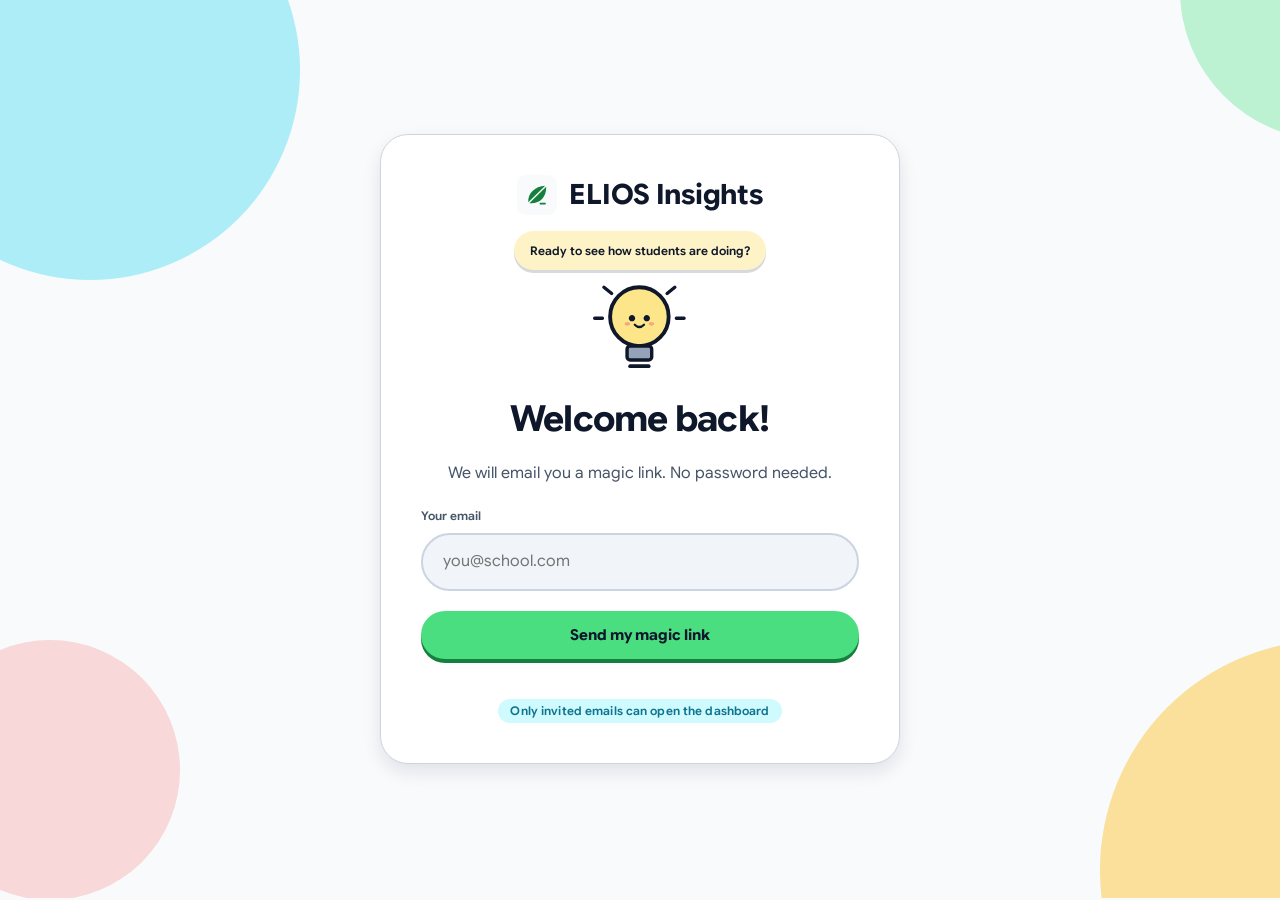
<file: dashboard/index.html>
<!doctype html>
<html lang="en">
<head>
<meta charset="utf-8">
<meta name="viewport" content="width=device-width, initial-scale=1">
<meta name="robots" content="noindex, nofollow">
<title>ELIOS Question Insights</title>
<link rel="icon" href="assets/logo.svg">
<link rel="stylesheet" href="style.css">
</head>
<body>
<header class="topbar" id="topbar" hidden>
 <div class="brand"><img src="assets/logo.svg" alt=""><div><div class="subhead">ELIOS Insights</div><small>How students learn, play and scan</small></div></div>
 <div class="spacer"></div>
 <div class="seg" id="period" role="group" aria-label="Period">
  <button data-days="7" aria-pressed="false">7 days</button><button data-days="30" aria-pressed="true">30 days</button><button data-days="90" aria-pressed="false">90 days</button>
 </div>
 <button class="btn secondary" id="theme" type="button">Dark mode</button>
 <button class="user" id="user" type="button" title="Log out"><span class="avatar" id="avatar">B</span><span id="hello">Hi</span></button>
</header>

<section id="login" class="stage" hidden>
 <div class="stagecard">
  <div class="brand"><img src="assets/logo.svg" alt=""><h1 class="headline">ELIOS Insights</h1></div>
  <div class="art"><div class="bubble">Ready to see how students are doing?</div><img src="assets/bulb.svg" alt=""></div>
  <h2 class="display">Welcome back!</h2>
  <p class="tx2">We will email you a magic link. No password needed.</p>
  <form id="loginForm" class="field-wrap" style="width:100%;display:flex;flex-direction:column;gap:20px">
   <div class="field"><label for="email">Your email</label><input id="email" type="email" required autocomplete="email" placeholder="you@school.com"></div>
   <button class="btn block" type="submit">Send my magic link</button>
  </form>
  <p id="loginMsg" class="small tx2" role="status"></p>
  <span class="chip sky">Only invited emails can open the dashboard</span>
 </div>
</section>

<section id="sent" class="stage" hidden>
 <div class="stagecard">
  <div class="brand"><img src="assets/logo.svg" alt=""><h1 class="headline">ELIOS Insights</h1></div>
  <div class="art"><div class="bubble">Link on its way!</div><img src="assets/bulb.svg" alt=""></div>
  <h2 class="display">Check your inbox</h2>
  <p class="tx2">We sent a link to <b id="sentTo"></b>. It works for one hour.</p>
  <div class="steps"><div class="step a"><i>1</i>Open the email from ELIOS</div><div class="step b"><i>2</i>Tap "Log in" inside it</div><div class="step c"><i>3</i>You are in! Welcome to the dashboard</div></div>
  <button class="btn ghost" id="again" type="button">Use another email</button>
 </div>
</section>

<section id="denied" class="stage" hidden>
 <div class="stagecard">
  <img src="assets/mascot-binb.svg" alt="" width="86">
  <h2 class="display">This email is not on the list</h2>
  <p class="tx2">Ask the dashboard owner to add your email, then log in again. No data was shown.</p>
  <button class="btn block" id="deniedBack" type="button">Try another email</button>
 </div>
</section>

<main id="app" hidden>
 <p id="msg" role="status"></p>
 <nav class="tabs" id="tabs" aria-label="Sections">
  <button class="chip" data-tab="overview" aria-pressed="true" type="button">Overview</button>
  <button class="chip" data-tab="quiz" aria-pressed="false" type="button">Quiz topics</button>
  <button class="chip" data-tab="magazines" aria-pressed="false" type="button">Magazines</button>
  <button class="chip" data-tab="scans" aria-pressed="false" type="button">Scans</button>
  <button class="chip" data-tab="learning" aria-pressed="false" type="button">Learning</button>
  <button class="chip" data-tab="loyalty" aria-pressed="false" type="button">Loyalty</button>
 </nav>
 <div id="magazines" data-tabs="magazines">
  <section class="card2" id="mhealth"></section>
  <div class="mbody"><div class="mlist" id="mlist"></div><section class="card2" id="mdetail"></section></div>
 </div>
 <div class="kpis" id="kpis" data-tabs="overview"></div>
 <div class="grid">
  <section class="card2 wide" id="topics" data-tabs="overview quiz"></section>
  <section class="card2" id="streaks" data-tabs="overview loyalty"></section>
  <section class="card2 wide" id="learning" data-tabs="overview learning"></section>
  <div class="stack" data-tabs="overview learning">
   <section class="card2" id="clovers"></section>
   <section class="card2" id="videos"></section>
  </div>
  <section class="card2 wide" id="scans" data-tabs="overview scans"></section>
  <section class="card2" id="robot" data-tabs="overview scans"></section>
 </div>
 <div class="layout" id="content" data-tabs="quiz">
  <div class="col">
   <div class="qhead" id="qhead">
    <h2 class="headline">Questions</h2><div class="spacer"></div>
    <span id="filters" style="display:flex;gap:8px;flex-wrap:wrap"></span>
    <label>Min. answers <input id="min" type="number" min="1" value="20"></label>
   </div>
   <div class="list" id="questions"></div>
  </div>
  <aside class="side">
   <div style="display:flex;align-items:baseline;gap:12px"><h2 class="headline">Concepts</h2><span class="spacer"></span><span class="small muted">hardest first</span></div>
   <div id="concepts" style="display:flex;flex-direction:column;gap:16px"></div>
   <div class="panel" id="calendar"></div>
  </aside>
 </div>
 <div class="privacy"><img src="assets/medal.svg" alt=""><span>Everything here is counted anonymously. You will never see a name or an email.</span></div>
</main>
<script src="config.js"></script>
<script src="supabase.min.js"></script>
<script src="app.js"></script>
</body>
</html>
</file>
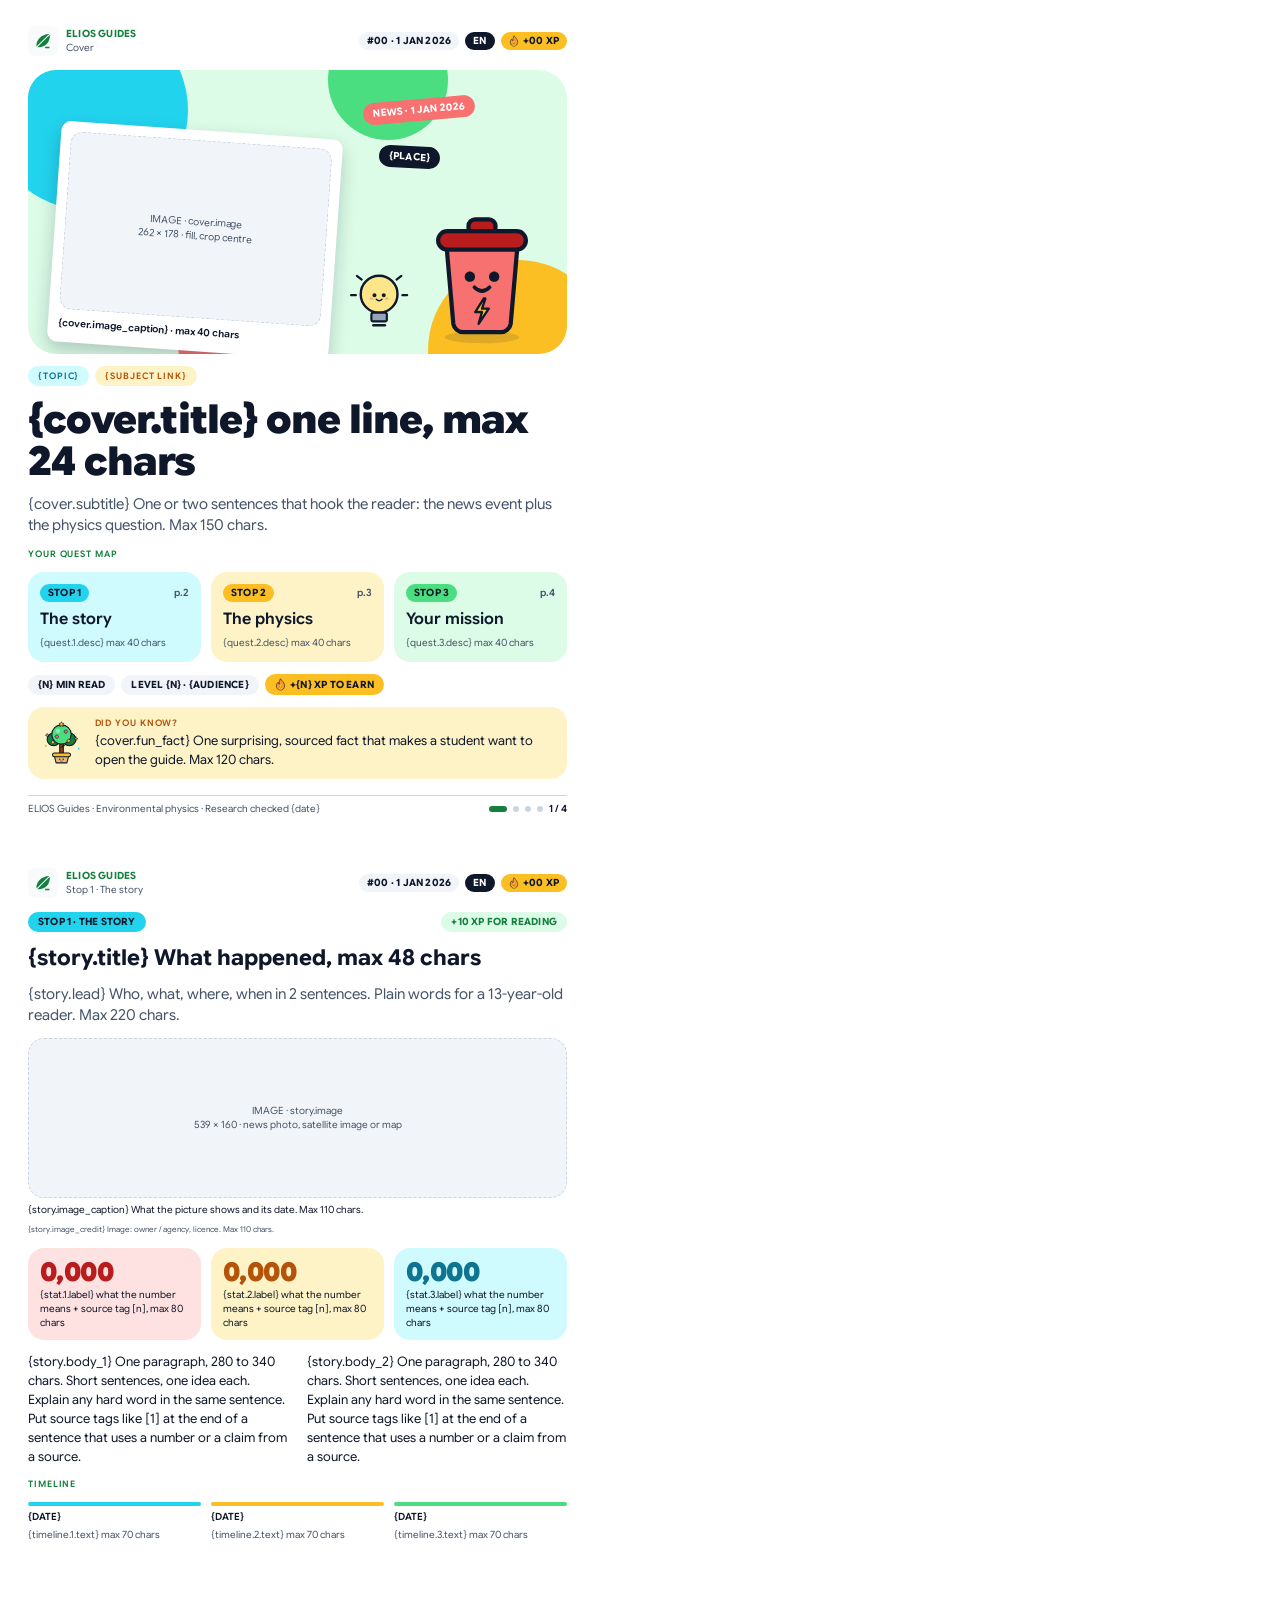
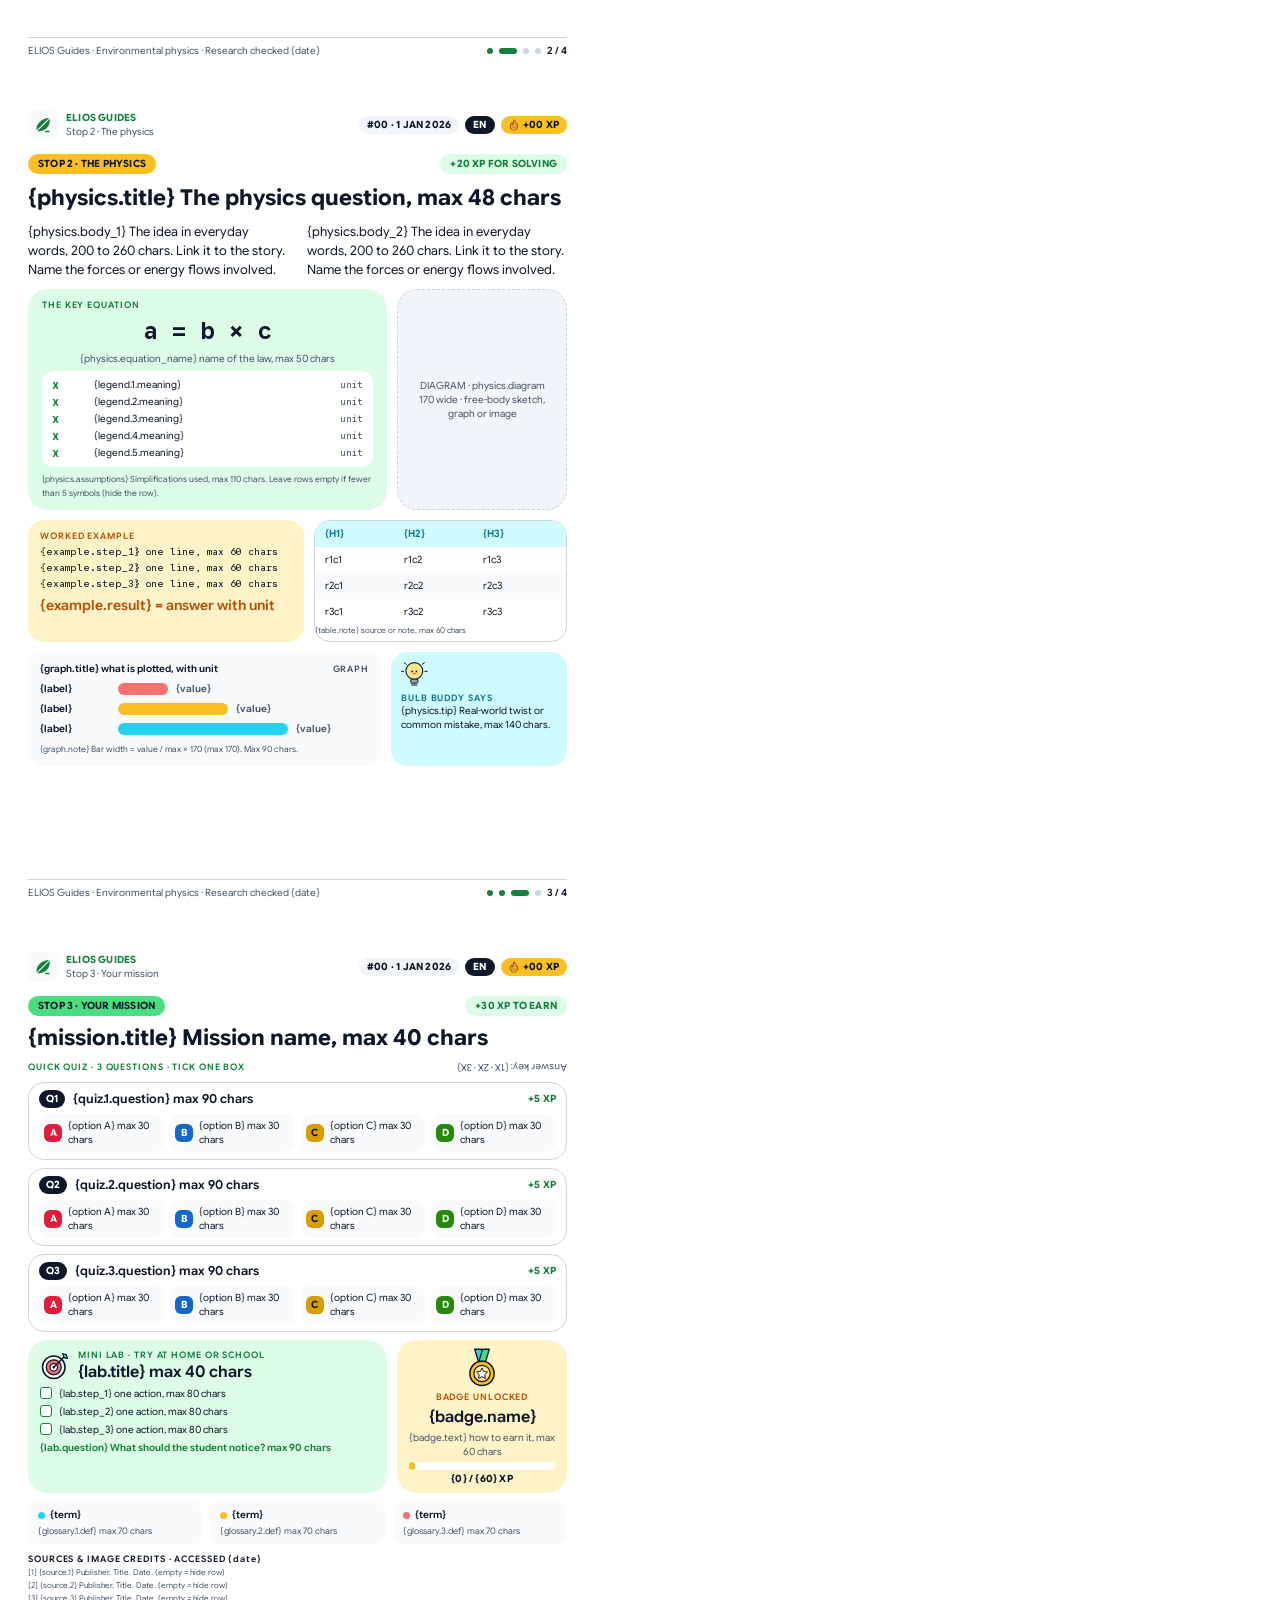
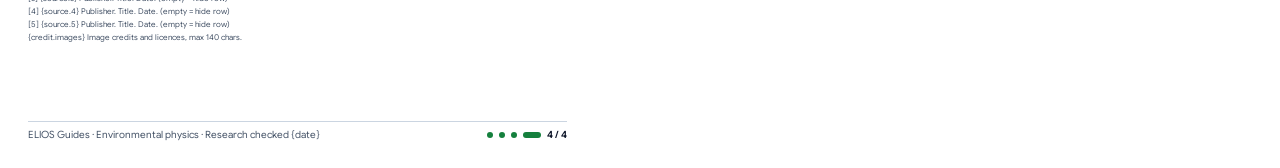
<file: render/guide.html>
<!doctype html><html><head><meta charset="utf-8"><link rel="stylesheet" href="base.css"><link rel="stylesheet" href="katex/katex.min.css"><script src="katex/katex.min.js"></script>
<style>
.hero{position:relative;height:284px;flex:none;border-radius:28px;background:var(--green-tint);overflow:hidden}
.hero>img,.hero>.abs{position:absolute}
.flexc{display:flex;align-items:center;justify-content:center}
.polaroid{background:var(--paper);display:flex;flex-direction:column;gap:7px;padding:10px 10px 12px;border-radius:10px;box-shadow:0 8px 18px rgba(15,23,41,.22);overflow:hidden;transform:rotate(4deg)}
.slot{width:262px;height:178px;border-radius:12px;background:var(--raised);border:1.5px dashed var(--rule);overflow:hidden;position:relative;display:flex;align-items:center;justify-content:center}
.slot img{position:absolute;inset:0;width:100%;height:100%;object-fit:cover}
.sticker{padding:5px 10px;border-radius:999px}
.chips{display:flex;gap:6px}
.chips .pill{padding:4px 10px;font-weight:600;font-size:9px;letter-spacing:.9px}
.title{font-weight:900;font-size:40px;line-height:42px;letter-spacing:-.8px}
.quest{display:flex;gap:10px}
.stop{flex:1 0 0;min-width:1px;display:flex;flex-direction:column;gap:6px;padding:12px;border-radius:16px;overflow:hidden}
.stop-top{display:flex;align-items:center;justify-content:space-between}
.funfact{display:flex;gap:12px;align-items:center;padding:10px 14px 10px 12px;border-radius:16px;background:var(--amber-tint)}
.funfact .txt{flex:1 0 0;min-width:1px;display:flex;flex-direction:column;gap:2px}

.sec{display:flex;align-items:center;justify-content:space-between}
.sec .pill{padding:4px 10px}
.t-head{font-weight:700;font-size:22px;line-height:28px}
.fig{display:flex;flex-direction:column;gap:5px}
.fig .slot{width:100%;height:160px;border-radius:16px}
.stats{display:flex;gap:10px;align-items:stretch}
.stat{flex:1 0 0;min-width:1px;display:flex;flex-direction:column;gap:2px;padding:10px 12px;border-radius:16px;overflow:hidden}
.stat b{font-weight:900;font-size:26px;line-height:28px;letter-spacing:-.52px}
.stat span{font-size:10px;line-height:14px}
.cols{display:flex;gap:18px;font-size:13px;line-height:19px}
.cols p{flex:1 0 0;min-width:1px}
.tl{display:flex;gap:10px}
.tl>div{flex:1 0 0;min-width:1px;display:flex;flex-direction:column;gap:4px}
.tl i{display:block;height:4px;border-radius:2px}
.card{display:flex;flex-direction:column;overflow:hidden}
.code{font-family:'Google Sans Code',monospace}
.eqrow,.two{display:flex;gap:10px;align-items:stretch}
.eq{flex:1 0 0;min-width:1px;background:var(--green-tint);border-radius:20px;padding:10px 14px;gap:5px}
.legend{background:var(--paper);border-radius:12px;padding:6px 10px;gap:1px}
.lrow{display:flex;gap:8px;align-items:center}
.lrow .sym{width:34px;flex:none;font-weight:600;font-size:12px;line-height:16px;color:var(--green)}
.lrow .mean{flex:1 0 0;min-width:1px;font-size:10px;line-height:14px}
.lrow .unit{width:96px;flex:none;text-align:right;font-size:9px;line-height:12px;color:var(--secondary)}
.dia{width:170px;flex:none;background:var(--raised);border:1.5px dashed var(--rule);border-radius:20px;align-items:center;justify-content:center;position:relative}
.dia img{position:absolute;inset:0;width:100%;height:100%;object-fit:cover}
.ex{flex:1 0 0;min-width:1px;background:var(--amber-tint);border-radius:16px;padding:10px 12px;gap:4px}
.ex .code{font-size:9.5px;line-height:12px}
.tbl{flex:1 0 0;min-width:1px;border:1px solid var(--rule);border-radius:16px;padding-bottom:6px;font-size:10px;line-height:14px}
.tr{display:flex;gap:6px;align-items:center;padding:6px 10px}
.tr span{flex:1 0 0;min-width:1px}
.tr.h{background:var(--cyan-tint);color:var(--cyan);font-weight:600}
.tr.alt{background:#f8fafc}
.graph{flex:1 0 0;min-width:1px;background:#f8fafc;border-radius:16px;padding:10px 12px;gap:6px}
.bar{display:flex;gap:8px;align-items:center}
.bar .lab{width:70px;flex:none;font-weight:600;font-size:10px;line-height:14px}
.bar i{display:block;height:12px;border-radius:6px;flex:none}
.bar .val{font-weight:600;font-size:10px;line-height:14px;color:var(--secondary);white-space:nowrap}
.tip{width:176px;flex:none;background:var(--cyan-tint);border-radius:16px;padding:8px 12px 8px 10px;gap:4px}
.qcard{background:var(--paper);border:1px solid var(--rule);border-radius:16px;padding:7px 10px;gap:6px;flex:none}
.qrow{display:flex;gap:8px;align-items:center}
.qn{background:var(--ink);color:var(--paper);padding:3px 7px;border-radius:999px;font-weight:700;font-size:10px;line-height:12px;letter-spacing:.2px}
.qq{flex:1 0 0;min-width:1px;font-weight:600;font-size:12.5px;line-height:17px}
.opts{display:flex;gap:6px}
.opt{flex:1 0 0;min-width:1px;display:flex;gap:6px;align-items:center;background:#f8fafc;border-radius:10px;padding:5px 8px 5px 5px;overflow:hidden;font-size:10px;line-height:14px}
.tile{width:18px;height:18px;flex:none;border-radius:6px;display:flex;align-items:center;justify-content:center;font-weight:700;font-size:10px;line-height:12px;color:var(--paper)}
.minilab{flex:1 0 0;min-width:1px;background:var(--green-tint);border-radius:20px;padding:9px 12px;gap:4px}
.step{display:flex;gap:7px;align-items:flex-start;font-size:10px;line-height:14px}
.cb{width:12px;height:12px;flex:none;border:1.5px solid var(--green);border-radius:3px;background:var(--paper)}
.badge{width:170px;flex:none;background:var(--amber-tint);border-radius:20px;padding:8px 12px;gap:3px;align-items:center;text-align:center}
.xpbar{width:100%;height:8px;border-radius:999px;background:var(--paper);display:flex}
.xpbar i{display:block;height:8px;border-radius:4px;background:var(--sun);width:6px}
.gloss{display:flex;gap:8px}
.term{flex:1 0 0;min-width:1px;background:#f8fafc;border-radius:12px;padding:7px 10px;gap:2px}
.term .tr2{display:flex;gap:5px;align-items:center;font-weight:600;font-size:10px;line-height:14px}
.term .tr2 i{width:7px;height:7px;border-radius:50%;flex:none}
.src{display:flex;flex-direction:column;gap:2px}
.src p{font-size:8px;line-height:11px;color:var(--secondary)}
.dot.done{background:var(--green)}
[hidden-empty]{display:none!important}
</style></head><body>
<section class="page" id="p1">
 <div class="header">
  <div class="brand"><img class="art" src="assets/logo.svg" width="30" height="30" alt="">
   <div class="brand-text"><span class="t-label" style="color:var(--green)" data-key="brand">ELIOS GUIDES</span><span class="t-caption" data-key="guide.stop_label">Cover</span></div></div>
  <div class="badges">
   <span class="pill chip-raised" data-key="guide.issue_date">#00 · 1 JAN 2026</span>
   <span class="pill chip-ink" data-key="guide.lang">EN</span>
   <span class="pill chip-sun"><img class="art" src="assets/flame.svg" width="10.29" height="12" alt=""><span data-key="guide.xp">+00 XP</span></span>
  </div>
 </div>
 <div class="body">
  <div class="hero">
   <img src="assets/blob1.svg" style="left:-40px;top:-60px;width:200px;height:200px" alt="">
   <img src="assets/blob2.svg" style="left:400px;top:190px;width:180px;height:180px" alt="">
   <img src="assets/blob3.svg" style="left:300px;top:-50px;width:120px;height:120px" alt="">
   <img src="assets/blob4.svg" style="left:150px;top:230px;width:90px;height:90px" alt="">
   <div class="abs flexc" style="left:18.58px;top:50px;width:296.73px;height:240.13px"><div class="polaroid">
     <div class="slot" data-slot="cover.image"><span class="t-caption" style="text-align:center" data-hint>IMAGE · cover.image<br>262 × 178 · fill, crop centre</span></div>
     <p class="t-semi" style="width:262px" data-key="cover.image_caption">{cover.image_caption} · max 40 chars</p></div></div>
   <div class="abs flexc" style="left:330px;top:23.54px;width:121.46px;height:32.38px"><div class="sticker pill" style="transform:rotate(-5deg);background:var(--coral);color:var(--paper)" data-key="cover.news_date">NEWS · 1 JAN 2026</div></div>
   <div class="abs flexc" style="left:348.85px;top:74px;width:66.06px;height:25.37px"><div class="sticker pill" style="transform:rotate(3deg);background:var(--ink);color:var(--paper)" data-key="cover.place">{PLACE}</div></div>
   <img id="mascot" src="assets/mascot-binb.svg" style="left:400px;top:146px;width:107.79px;height:128px" alt="">
   <img src="assets/bulb.svg" style="left:322px;top:200px;width:59.09px;height:62px" alt="">
  </div>
  <div class="chips">
   <span class="pill" style="background:var(--cyan-tint);color:var(--cyan)" data-key="cover.topic">{TOPIC}</span>
   <span class="pill" style="background:var(--amber-tint);color:var(--amber)" data-key="cover.subject">{SUBJECT LINK}</span></div>
  <p class="title" data-key="cover.title">{cover.title} one line, max 24 chars</p>
  <p class="t-lead" data-key="cover.subtitle">{cover.subtitle} One or two sentences that hook the reader: the news event plus the physics question. Max 150 chars.</p>
  <p class="t-over" style="color:var(--green)" data-key="label.quest_map">YOUR QUEST MAP</p>
  <div class="quest">
   <div class="stop" style="background:var(--cyan-tint)"><div class="stop-top"><span class="pill" style="background:var(--sky)" data-key="stop">STOP 1</span><span class="t-semi" style="color:var(--secondary)" data-key="page ref">p.2</span></div><p class="t-sub" data-key="quest.1.title">The story</p><p class="t-caption" data-key="quest.1.desc">{quest.1.desc} max 40 chars</p></div>
   <div class="stop" style="background:var(--amber-tint)"><div class="stop-top"><span class="pill" style="background:var(--sun)" data-key="stop">STOP 2</span><span class="t-semi" style="color:var(--secondary)" data-key="page ref">p.3</span></div><p class="t-sub" data-key="quest.2.title">The physics</p><p class="t-caption" data-key="quest.2.desc">{quest.2.desc} max 40 chars</p></div>
   <div class="stop" style="background:var(--green-tint)"><div class="stop-top"><span class="pill" style="background:var(--accent)" data-key="stop">STOP 3</span><span class="t-semi" style="color:var(--secondary)" data-key="page ref">p.4</span></div><p class="t-sub" data-key="quest.3.title">Your mission</p><p class="t-caption" data-key="quest.3.desc">{quest.3.desc} max 40 chars</p></div>
  </div>
  <div class="row" style="gap:6px">
   <span class="pill lg chip-raised" data-key="cover.read_time">{N} MIN READ</span>
   <span class="pill lg chip-raised" data-key="cover.level">LEVEL {N} · {AUDIENCE}</span>
   <span class="pill lg chip-sun"><img class="art" src="assets/flame-lg.svg" width="11.14" height="13" alt=""><span data-key="cover.xp_total">+{N} XP TO EARN</span></span></div>
  <div class="funfact"><img class="art" src="assets/tree.svg" width="42.58" height="44" alt="">
   <div class="txt"><p class="t-over" style="color:var(--amber)" data-key="label.fun_fact">DID YOU KNOW?</p><p class="t-body" data-key="cover.fun_fact">{cover.fun_fact} One surprising, sourced fact that makes a student want to open the guide. Max 120 chars.</p></div></div>
 </div>
 <div class="footer"><div class="rule"></div><div class="footer-row">
  <span class="t-caption" data-key="footer.credit">ELIOS Guides · Environmental physics · Research checked {date}</span>
  <div class="progress"><span class="dot on"></span><span class="dot"></span><span class="dot"></span><span class="dot"></span><span class="t-semi" data-key="page.number">1 / 4</span></div></div></div>
</section><section class="page" id="p2"><div class="header"><div class="brand"><img class="art" src="assets/logo.svg" width="30" height="30" alt="">
 <div class="brand-text"><span class="t-label" style="color:var(--green)" data-key="brand">ELIOS GUIDES</span><span class="t-caption" data-key="guide.stop_label">Stop 1 · The story</span></div></div>
 <div class="badges"><span class="pill chip-raised" data-key="guide.issue_date">#00 · 1 JAN 2026</span><span class="pill chip-ink" data-key="guide.lang">EN</span>
 <span class="pill chip-sun"><img class="art" src="assets/flame.svg" width="10.29" height="12" alt=""><span data-key="guide.xp">+00 XP</span></span></div></div><div class="body">
<div class="sec"><span class="pill" style="background:var(--sky)" data-key="section.label">STOP 1 · THE STORY</span><span class="pill" style="background:var(--green-tint);color:var(--green)" data-key="section.xp">+10 XP FOR READING</span></div>
<p class="t-head" data-key="story.title">{story.title} What happened, max 48 chars</p>
<p class="t-lead" data-key="story.lead">{story.lead} Who, what, where, when in 2 sentences. Plain words for a 13-year-old reader. Max 220 chars.</p>
<div class="fig"><div class="slot" data-slot="story.image"><span class="t-caption" style="text-align:center" data-hint>IMAGE · story.image<br>539 × 160 · news photo, satellite image or map</span></div>
 <p class="t-caption" style="color:var(--ink)" data-key="story.image_caption">{story.image_caption} What the picture shows and its date. Max 110 chars.</p>
 <p style="font-size:8px;line-height:14px;color:var(--secondary)" data-key="story.image_credit">{story.image_credit} Image: owner / agency, licence. Max 110 chars.</p></div>
<div class="stats">
 <div class="stat" style="background:#fee2e2"><b style="color:#b91c1c" data-key="stat.1.value">0,000</b><span data-key="stat.1.label">{stat.1.label} what the number means + source tag [n], max 80 chars</span></div>
 <div class="stat" style="background:var(--amber-tint)"><b style="color:var(--amber)" data-key="stat.2.value">0,000</b><span data-key="stat.2.label">{stat.2.label} what the number means + source tag [n], max 80 chars</span></div>
 <div class="stat" style="background:var(--cyan-tint)"><b style="color:var(--cyan)" data-key="stat.3.value">0,000</b><span data-key="stat.3.label">{stat.3.label} what the number means + source tag [n], max 80 chars</span></div></div>
<div class="cols"><p data-key="story.body_1">{story.body_1} One paragraph, 280 to 340 chars. Short sentences, one idea each. Explain any hard word in the same sentence. Put source tags like [1] at the end of a sentence that uses a number or a claim from a source.</p>
 <p data-key="story.body_2">{story.body_2} One paragraph, 280 to 340 chars. Short sentences, one idea each. Explain any hard word in the same sentence. Put source tags like [1] at the end of a sentence that uses a number or a claim from a source.</p></div>
<p class="t-over" style="color:var(--green)" data-key="label.timeline">TIMELINE</p>
<div class="tl">
 <div><i style="background:var(--sky)"></i><span class="t-semi" data-key="timeline.1.date">{DATE}</span><span class="t-caption" data-key="timeline.1.text">{timeline.1.text} max 70 chars</span></div>
 <div><i style="background:var(--sun)"></i><span class="t-semi" data-key="timeline.2.date">{DATE}</span><span class="t-caption" data-key="timeline.2.text">{timeline.2.text} max 70 chars</span></div>
 <div><i style="background:var(--accent)"></i><span class="t-semi" data-key="timeline.3.date">{DATE}</span><span class="t-caption" data-key="timeline.3.text">{timeline.3.text} max 70 chars</span></div></div>
</div><div class="footer"><div class="rule"></div><div class="footer-row"><span class="t-caption" data-key="footer.credit">ELIOS Guides · Environmental physics · Research checked {date}</span>
 <div class="progress"><span class="dot done"></span><span class="dot on"></span><span class="dot"></span><span class="dot"></span><span class="t-semi" data-key="page.number">2 / 4</span></div></div></div></section><section class="page" id="p3"><div class="header"><div class="brand"><img class="art" src="assets/logo.svg" width="30" height="30" alt="">
 <div class="brand-text"><span class="t-label" style="color:var(--green)" data-key="brand">ELIOS GUIDES</span><span class="t-caption" data-key="guide.stop_label">Stop 2 · The physics</span></div></div>
 <div class="badges"><span class="pill chip-raised" data-key="guide.issue_date">#00 · 1 JAN 2026</span><span class="pill chip-ink" data-key="guide.lang">EN</span>
 <span class="pill chip-sun"><img class="art" src="assets/flame.svg" width="10.29" height="12" alt=""><span data-key="guide.xp">+00 XP</span></span></div></div><div class="body" style="gap:10px">
<div class="sec"><span class="pill" style="background:var(--sun)" data-key="section.label">STOP 2 · THE PHYSICS</span><span class="pill" style="background:var(--green-tint);color:var(--green)" data-key="section.xp">+20 XP FOR SOLVING</span></div>
<p class="t-head" data-key="physics.title">{physics.title} The physics question, max 48 chars</p>
<div class="cols"><p data-key="physics.body_1">{physics.body_1} The idea in everyday words, 200 to 260 chars. Link it to the story. Name the forces or energy flows involved.</p>
 <p data-key="physics.body_2">{physics.body_2} The idea in everyday words, 200 to 260 chars. Link it to the story. Name the forces or energy flows involved.</p></div>
<div class="eqrow"><div class="card eq"><p class="t-over" style="color:var(--green)" data-key="label.equation">THE KEY EQUATION</p>
 <p class="code" style="font-weight:600;font-size:24px;line-height:31px;text-align:center" data-key="physics.equation">a = b × c</p>
 <p class="t-caption" style="text-align:center" data-key="physics.equation_name">{physics.equation_name} name of the law, max 50 chars</p>
 <div class="card legend"><div class="lrow" data-row="legend.1"><span class="sym code" data-key="legend.1.symbol">x</span><span class="mean" data-key="legend.1.meaning">{legend.1.meaning}</span><span class="unit code" data-key="legend.1.unit">unit</span></div><div class="lrow" data-row="legend.2"><span class="sym code" data-key="legend.2.symbol">x</span><span class="mean" data-key="legend.2.meaning">{legend.2.meaning}</span><span class="unit code" data-key="legend.2.unit">unit</span></div><div class="lrow" data-row="legend.3"><span class="sym code" data-key="legend.3.symbol">x</span><span class="mean" data-key="legend.3.meaning">{legend.3.meaning}</span><span class="unit code" data-key="legend.3.unit">unit</span></div><div class="lrow" data-row="legend.4"><span class="sym code" data-key="legend.4.symbol">x</span><span class="mean" data-key="legend.4.meaning">{legend.4.meaning}</span><span class="unit code" data-key="legend.4.unit">unit</span></div><div class="lrow" data-row="legend.5"><span class="sym code" data-key="legend.5.symbol">x</span><span class="mean" data-key="legend.5.meaning">{legend.5.meaning}</span><span class="unit code" data-key="legend.5.unit">unit</span></div></div>
 <p style="font-size:8.5px;line-height:14px;color:var(--secondary)" data-key="physics.assumptions">{physics.assumptions} Simplifications used, max 110 chars. Leave rows empty if fewer than 5 symbols (hide the row).</p></div>
 <div class="card dia" data-slot="physics.diagram"><span class="t-caption" style="text-align:center" data-hint>DIAGRAM · physics.diagram<br>170 wide · free-body sketch,<br>graph or image</span></div></div>
<div class="two"><div class="card ex"><p class="t-over" style="color:var(--amber)" data-key="label.example">WORKED EXAMPLE</p>
 <p class="code" data-key="example.step_1">{example.step_1} one line, max 60 chars</p><p class="code" data-key="example.step_2">{example.step_2} one line, max 60 chars</p><p class="code" data-key="example.step_3">{example.step_3} one line, max 60 chars</p>
 <p style="font-weight:600;font-size:14px;line-height:22px;color:var(--amber)" data-key="example.result">{example.result} = answer with unit</p></div>
 <div class="card tbl"><div class="tr h"><span data-key="table.h1">{H1}</span><span data-key="table.h2">{H2}</span><span data-key="table.h3">{H3}</span></div>
 <div class="tr"><span data-key="table.r1c1">r1c1</span><span data-key="table.r1c2">r1c2</span><span data-key="table.r1c3">r1c3</span></div>
 <div class="tr alt"><span data-key="table.r2c1">r2c1</span><span data-key="table.r2c2">r2c2</span><span data-key="table.r2c3">r2c3</span></div>
 <div class="tr"><span data-key="table.r3c1">r3c1</span><span data-key="table.r3c2">r3c2</span><span data-key="table.r3c3">r3c3</span></div>
 <p style="font-size:8px;line-height:normal;color:var(--secondary)" data-key="table.note">{table.note} source or note, max 60 chars</p></div></div>
<div class="two"><div class="card graph"><div class="row" style="justify-content:space-between;white-space:nowrap"><span class="t-semi" data-key="graph.title">{graph.title} what is plotted, with unit</span><span class="t-over" style="font-weight:600;color:var(--secondary)" data-key="label.graph">GRAPH</span></div>
 <div class="bar"><span class="lab" data-key="graph.1.label">{label}</span><i data-key="graph.1.bar" style="background:var(--coral);width:50px"></i><span class="val" data-key="graph.1.value">{value}</span></div>
 <div class="bar"><span class="lab" data-key="graph.2.label">{label}</span><i data-key="graph.2.bar" style="background:var(--sun);width:110px"></i><span class="val" data-key="graph.2.value">{value}</span></div>
 <div class="bar"><span class="lab" data-key="graph.3.label">{label}</span><i data-key="graph.3.bar" style="background:var(--sky);width:170px"></i><span class="val" data-key="graph.3.value">{value}</span></div>
 <p style="font-size:8.5px;line-height:14px;color:var(--secondary)" data-key="graph.note">{graph.note} Bar width = value / max × 170 (max 170). Max 90 chars.</p></div>
 <div class="card tip"><img class="art" src="assets/bulb.svg" width="26.69" height="28" alt=""><div><p class="t-over" style="color:var(--cyan)" data-key="label.tip">BULB BUDDY SAYS</p><p class="t-caption" style="color:var(--ink)" data-key="physics.tip">{physics.tip} Real-world twist or common mistake, max 140 chars.</p></div></div></div>
</div><div class="footer"><div class="rule"></div><div class="footer-row"><span class="t-caption" data-key="footer.credit">ELIOS Guides · Environmental physics · Research checked {date}</span>
 <div class="progress"><span class="dot done"></span><span class="dot done"></span><span class="dot on"></span><span class="dot"></span><span class="t-semi" data-key="page.number">3 / 4</span></div></div></div></section><section class="page" id="p4"><div class="header"><div class="brand"><img class="art" src="assets/logo.svg" width="30" height="30" alt="">
 <div class="brand-text"><span class="t-label" style="color:var(--green)" data-key="brand">ELIOS GUIDES</span><span class="t-caption" data-key="guide.stop_label">Stop 3 · Your mission</span></div></div>
 <div class="badges"><span class="pill chip-raised" data-key="guide.issue_date">#00 · 1 JAN 2026</span><span class="pill chip-ink" data-key="guide.lang">EN</span>
 <span class="pill chip-sun"><img class="art" src="assets/flame.svg" width="10.29" height="12" alt=""><span data-key="guide.xp">+00 XP</span></span></div></div><div class="body" style="gap:8px">
<div class="sec"><span class="pill" style="background:var(--accent)" data-key="section.label">STOP 3 · YOUR MISSION</span><span class="pill" style="background:var(--green-tint);color:var(--green)" data-key="section.xp">+30 XP TO EARN</span></div>
<p class="t-head" data-key="mission.title">{mission.title} Mission name, max 40 chars</p>
<div class="row" style="justify-content:space-between"><span class="t-over" style="color:var(--green);white-space:nowrap" data-key="label.quiz">QUICK QUIZ · 3 QUESTIONS · TICK ONE BOX</span><span class="t-caption" style="transform:rotate(180deg);white-space:nowrap" data-key="quiz.answer_key">Answer key: {1X · 2X · 3X}</span></div>
<div class="card qcard"><div class="qrow"><span class="qn">Q1</span><span class="qq" data-key="quiz.1.question">{quiz.1.question} max 90 chars</span><span class="t-label" style="color:var(--green)">+5 XP</span></div><div class="opts"><div class="opt"><span class="tile" style="background:var(--quiz-red,#e21b3c);">A</span><span data-key="quiz.1.a">{option A} max 30 chars</span></div><div class="opt"><span class="tile" style="background:#1368ce;">B</span><span data-key="quiz.1.b">{option B} max 30 chars</span></div><div class="opt"><span class="tile" style="background:#d89e00;color:var(--ink)">C</span><span data-key="quiz.1.c">{option C} max 30 chars</span></div><div class="opt"><span class="tile" style="background:#26890c;">D</span><span data-key="quiz.1.d">{option D} max 30 chars</span></div></div></div><div class="card qcard"><div class="qrow"><span class="qn">Q2</span><span class="qq" data-key="quiz.2.question">{quiz.2.question} max 90 chars</span><span class="t-label" style="color:var(--green)">+5 XP</span></div><div class="opts"><div class="opt"><span class="tile" style="background:var(--quiz-red,#e21b3c);">A</span><span data-key="quiz.2.a">{option A} max 30 chars</span></div><div class="opt"><span class="tile" style="background:#1368ce;">B</span><span data-key="quiz.2.b">{option B} max 30 chars</span></div><div class="opt"><span class="tile" style="background:#d89e00;color:var(--ink)">C</span><span data-key="quiz.2.c">{option C} max 30 chars</span></div><div class="opt"><span class="tile" style="background:#26890c;">D</span><span data-key="quiz.2.d">{option D} max 30 chars</span></div></div></div><div class="card qcard"><div class="qrow"><span class="qn">Q3</span><span class="qq" data-key="quiz.3.question">{quiz.3.question} max 90 chars</span><span class="t-label" style="color:var(--green)">+5 XP</span></div><div class="opts"><div class="opt"><span class="tile" style="background:var(--quiz-red,#e21b3c);">A</span><span data-key="quiz.3.a">{option A} max 30 chars</span></div><div class="opt"><span class="tile" style="background:#1368ce;">B</span><span data-key="quiz.3.b">{option B} max 30 chars</span></div><div class="opt"><span class="tile" style="background:#d89e00;color:var(--ink)">C</span><span data-key="quiz.3.c">{option C} max 30 chars</span></div><div class="opt"><span class="tile" style="background:#26890c;">D</span><span data-key="quiz.3.d">{option D} max 30 chars</span></div></div></div>
<div class="two"><div class="card minilab"><div class="row" style="gap:8px"><img class="art" src="assets/quest.svg" width="30" height="30" alt=""><div style="flex:1 0 0;min-width:1px"><p class="t-over" style="color:var(--green)" data-key="label.lab">MINI LAB · TRY AT HOME OR SCHOOL</p><p class="t-sub" data-key="lab.title">{lab.title} max 40 chars</p></div></div>
 <div class="step"><span class="cb"></span><span data-key="lab.step_1">{lab.step_1} one action, max 80 chars</span></div><div class="step"><span class="cb"></span><span data-key="lab.step_2">{lab.step_2} one action, max 80 chars</span></div><div class="step"><span class="cb"></span><span data-key="lab.step_3">{lab.step_3} one action, max 80 chars</span></div>
 <p class="t-semi" style="color:var(--green)" data-key="lab.question">{lab.question} What should the student notice? max 90 chars</p></div>
 <div class="card badge"><img class="art" src="assets/medal.svg" width="33.94" height="40" alt=""><p class="t-over" style="color:var(--amber)" data-key="label.badge">BADGE UNLOCKED</p><p class="t-sub" data-key="badge.name">{badge.name}</p><p class="t-caption" data-key="badge.text">{badge.text} how to earn it, max 60 chars</p><div class="xpbar"><i data-key="xp.fill"></i></div><p class="t-label" data-key="badge.xp">{0} / {60} XP</p></div></div>
<div class="gloss">
 <div class="card term"><div class="tr2"><i style="background:var(--sky)"></i><span data-key="glossary.1.term">{term}</span></div><p style="font-size:9px;line-height:14px;color:var(--secondary)" data-key="glossary.1.def">{glossary.1.def} max 70 chars</p></div>
 <div class="card term"><div class="tr2"><i style="background:var(--sun)"></i><span data-key="glossary.2.term">{term}</span></div><p style="font-size:9px;line-height:14px;color:var(--secondary)" data-key="glossary.2.def">{glossary.2.def} max 70 chars</p></div>
 <div class="card term"><div class="tr2"><i style="background:var(--coral)"></i><span data-key="glossary.3.term">{term}</span></div><p style="font-size:9px;line-height:14px;color:var(--secondary)" data-key="glossary.3.def">{glossary.3.def} max 70 chars</p></div></div>
<div class="src"><p class="t-over" style="color:var(--ink);font-size:9px;line-height:12px" data-key="label.sources">SOURCES &amp; IMAGE CREDITS · ACCESSED {date}</p><p data-key="source.1">[1] {source.1} Publisher. Title. Date. (empty = hide row)</p><p data-key="source.2">[2] {source.2} Publisher. Title. Date. (empty = hide row)</p><p data-key="source.3">[3] {source.3} Publisher. Title. Date. (empty = hide row)</p><p data-key="source.4">[4] {source.4} Publisher. Title. Date. (empty = hide row)</p><p data-key="source.5">[5] {source.5} Publisher. Title. Date. (empty = hide row)</p><p data-key="credit.images">{credit.images} Image credits and licences, max 140 chars.</p></div>
</div><div class="footer"><div class="rule"></div><div class="footer-row"><span class="t-caption" data-key="footer.credit">ELIOS Guides · Environmental physics · Research checked {date}</span>
 <div class="progress"><span class="dot done"></span><span class="dot done"></span><span class="dot done"></span><span class="dot on"></span><span class="t-semi" data-key="page.number">4 / 4</span></div></div></div></section></body></html>
</file>
<file: dashboard/style.css>
/* ELIOS Insights: styled after the Figma design (gamified, joyful, easy to read). Tokens = the ELIOS Color variables. */
@font-face{font-family:'Google Sans Flex';font-weight:400;src:url(fonts/GoogleSansFlex-400.ttf) format('truetype')}
@font-face{font-family:'Google Sans Flex';font-weight:600;src:url(fonts/GoogleSansFlex-600.ttf) format('truetype')}
@font-face{font-family:'Google Sans Flex';font-weight:700;src:url(fonts/GoogleSansFlex-700.ttf) format('truetype')}
@font-face{font-family:'Google Sans Flex';font-weight:900;src:url(fonts/GoogleSansFlex-900.ttf) format('truetype')}
:root{--bg:#f8fafc;--card:#fff;--raised:#f1f5f9;--tx:#0f172a;--tx2:#475569;--muted:#64748b;--border:#cbd5e1;--ink:#0f172a;--on-ink:#fff;--on-accent:#0f172a;
--green:#4ade80;--green-s:#15803d;--green-t:#dcfce7;--sun:#fbbf24;--sun-s:#b45309;--sun-t:#fef3c7;--sky:#22d3ee;--sky-s:#0e7490;--sky-t:#cffafe;--coral:#f87171;--coral-s:#b91c1c;--coral-t:#fee2e2;
--q-red:#e21b3c;--q-blue:#1368ce;--q-yellow:#d89e00;--q-green:#26890c;--shadow:0 8px 18px rgba(15,23,42,.10);--pop:rgba(15,23,42,.16)}
:root[data-theme=dark]{--bg:#0f172a;--card:#1e293b;--raised:#334155;--tx:#f1f5f9;--tx2:#94a3b8;--muted:#8392a8;--border:#334155;--ink:#f1f5f9;--on-ink:#0f172a;
--green-s:#4ade80;--green-t:#123a26;--sun-s:#fbbf24;--sun-t:#3a2e0b;--sky-s:#22d3ee;--sky-t:#0b3a47;--coral-s:#f87171;--coral-t:#4a1f23;--shadow:0 8px 18px rgba(0,0,0,.35);--pop:rgba(0,0,0,.4)}
*{box-sizing:border-box;margin:0}
html{scroll-behavior:smooth}
body{background:var(--bg);color:var(--tx);font:16px/1.6 'Google Sans Flex',system-ui,sans-serif}
[hidden]{display:none!important}
button,input{font:inherit;color:inherit}
h1,h2,h3,p{margin:0}
.display{font-size:36px;line-height:44px;font-weight:700;letter-spacing:-.02em}
.headline{font-size:28px;line-height:36px;font-weight:700;letter-spacing:-.01em}
.subhead{font-size:20px;line-height:28px;font-weight:600}
.bold{font-weight:600}.small{font-size:14px;line-height:22px}.muted{color:var(--muted)}.tx2{color:var(--tx2)}
.overline{font-size:11px;line-height:14px;font-weight:600;letter-spacing:.1em;text-transform:uppercase}

/* top bar */
.topbar{display:flex;align-items:center;gap:16px;padding:16px 48px;background:var(--card);border-bottom:1.5px solid var(--border);flex-wrap:wrap}
.brand{display:flex;align-items:center;gap:12px}.brand img{width:40px;height:40px}.brand small{display:block;color:var(--muted);font-size:14px;line-height:20px}
.spacer{flex:1}
.seg{display:flex;gap:4px;padding:4px;background:var(--raised);border-radius:999px}
.seg button{border:0;background:none;padding:8px 16px;border-radius:999px;font-size:12px;font-weight:600;letter-spacing:.01em;color:var(--tx2);cursor:pointer}
.seg button[aria-pressed=true]{background:var(--card);color:var(--tx);box-shadow:0 3px 0 var(--pop)}
.btn{border:0;border-radius:999px;padding:12px 24px;font-size:15px;font-weight:700;cursor:pointer;background:var(--green);color:var(--on-accent);box-shadow:0 4px 0 #15803d;transition:transform .08s,box-shadow .08s}
.btn:active{transform:translateY(3px);box-shadow:0 1px 0 #15803d}
.btn.secondary{background:var(--card);color:var(--tx);border:2px solid var(--border);box-shadow:0 3px 0 var(--pop)}
.btn.ghost{background:none;box-shadow:none;color:var(--green-s)}
.btn.block{width:100%}
.user{display:flex;align-items:center;gap:8px;padding:6px 16px 6px 6px;background:var(--raised);border-radius:999px;font-size:12px;font-weight:600;border:0;cursor:pointer}
.avatar{width:32px;height:32px;border-radius:50%;background:var(--green);color:var(--on-accent);display:grid;place-items:center;font-weight:700}

/* chips */
.chip{display:inline-flex;align-items:center;gap:4px;padding:4px 12px;border-radius:999px;font-size:12px;line-height:16px;font-weight:600;letter-spacing:.01em;white-space:nowrap;border:0}
.chip.green{background:var(--green-t);color:var(--green-s)}.chip.sun{background:var(--sun-t);color:var(--sun-s)}.chip.sky{background:var(--sky-t);color:var(--sky-s)}
.chip.coral{background:var(--coral-t);color:var(--coral-s)}.chip.ink{background:var(--ink);color:var(--on-ink)}.chip.neutral{background:var(--raised);color:var(--tx)}
button.chip{cursor:pointer}button.chip[aria-pressed=true]{outline:2px solid var(--ink);outline-offset:1px}

main{padding:32px 48px 48px;max-width:1440px;margin:0 auto}
.layout{display:grid;grid-template-columns:minmax(0,1fr) 360px;gap:32px;align-items:start}
.col{display:flex;flex-direction:column;gap:24px}.side{display:flex;flex-direction:column;gap:16px}
#msg{color:var(--muted);margin-bottom:12px}

/* hero */
.hero{position:relative;overflow:hidden;border-radius:28px;background:var(--green-t);padding:36px 40px;display:flex;align-items:center;gap:24px}
.blob{position:absolute;border-radius:50%;pointer-events:none}
.hero .text{position:relative;flex:1;display:flex;flex-direction:column;gap:12px}.hero .overline{color:var(--green-s)}
.xp{display:flex;align-items:center;gap:12px;font-size:12px;font-weight:700;color:var(--green-s)}
.track{flex:1;max-width:360px;height:16px;border-radius:999px;background:var(--card);overflow:hidden}.fill{height:100%;border-radius:999px;background:var(--green)}
.actions{display:flex;gap:12px;flex-wrap:wrap}
.mascot{position:relative;display:flex;flex-direction:column;align-items:center;gap:8px}.mascot img{width:118px}
.bubble{background:var(--card);padding:10px 16px;border-radius:20px;font-size:12px;font-weight:600;box-shadow:0 3px 0 var(--pop)}
.how{background:var(--sky-t);border-radius:20px;padding:16px 20px;font-size:14px}

/* stat tiles */
.tiles{display:grid;grid-template-columns:repeat(4,1fr);gap:16px}
.tile{border-radius:20px;padding:16px 20px;display:flex;flex-direction:column;gap:4px}
.tile .top{display:flex;justify-content:space-between;align-items:center}.tile .top img{height:40px}
.tile .num{font-size:40px;line-height:44px;font-weight:900;letter-spacing:-.02em}
.tile.sky{background:var(--sky-t);color:var(--sky-s)}.tile.green{background:var(--green-t);color:var(--green-s)}.tile.sun{background:var(--sun-t);color:var(--sun-s)}.tile.coral{background:var(--coral-t);color:var(--coral-s)}
.tile .cap{color:var(--tx2);font-size:14px;line-height:22px}

/* questions */
.qhead{display:flex;align-items:center;gap:12px;flex-wrap:wrap}.qhead .spacer{min-width:8px}
.qhead label{display:flex;align-items:center;gap:8px;font-size:12px;color:var(--muted)}
.qhead input{width:70px;padding:6px 10px;border:2px solid var(--border);border-radius:999px;background:var(--raised)}
.list{display:flex;flex-direction:column;gap:16px}
.qcard{background:var(--card);border:1.5px solid var(--border);border-radius:20px;padding:16px 20px;box-shadow:var(--shadow)}
.qcard .header{display:flex;align-items:center;gap:16px;cursor:pointer}
.qcard .titles{flex:1;min-width:0}
.rate{text-align:right;font-size:28px;line-height:32px;font-weight:900;letter-spacing:-.02em}.rate small{display:block;font-size:12px;line-height:16px;font-weight:600;letter-spacing:0;color:var(--muted)}
.rate.coral{color:var(--coral-s)}.rate.sun{color:var(--sun-s)}.rate.green{color:var(--green-s)}
.chev{width:36px;height:36px;flex:none;border-radius:50%;background:var(--raised);border:0;display:grid;place-items:center;cursor:pointer}
.chev svg{transition:transform .2s}.qcard[data-open=true] .chev svg{transform:rotate(180deg)}
.body{display:none;margin-top:16px}.qcard[data-open=true] .body{display:block}
.opts{display:flex;flex-direction:column;gap:4px}
.opt{display:flex;align-items:center;gap:12px;padding:4px 0;font-size:14px}
.opt .tile-l{width:28px;height:28px;flex:none;border-radius:8px;display:grid;place-items:center;font-size:12px;font-weight:700;color:#fff}
.opt .t{flex:1;min-width:0;overflow-wrap:anywhere}
.opt .tag{font-size:11px;font-weight:600;letter-spacing:.1em;padding:2px 8px;border-radius:999px;text-transform:uppercase}
.opt.ok .tag{background:var(--green-t);color:var(--green-s)}.opt.no.top .tag{background:var(--coral-t);color:var(--coral-s)}
.bar{width:180px;height:12px;border-radius:999px;background:var(--raised);overflow:hidden;flex:none}.bar i{display:block;height:100%;border-radius:999px;background:var(--border)}
.opt.ok .bar i{background:var(--green)}.opt.no.top .bar i{background:var(--coral)}
.opt .p{width:44px;text-align:right;font-size:12px;font-weight:600;color:var(--tx2);flex:none}
.opt.ok .p{color:var(--green-s)}.opt.no.top .p{color:var(--coral-s)}
.tip{display:flex;align-items:center;gap:12px;margin-top:12px;padding:12px 16px;border-radius:12px;background:var(--sun-t);font-size:14px}.tip img{width:40px;flex:none}
.rightonly{display:flex;gap:12px;align-items:center;padding:12px 16px;border-radius:12px;background:var(--sky-t);font-size:14px}

/* sidebar */
.concept{border-radius:20px;padding:16px;background:var(--card);border:2px solid var(--border);display:flex;flex-direction:column;gap:12px}
.concept.ready{background:var(--green-t);border-color:var(--green)}
.concept .head{display:flex;align-items:center;gap:12px}.concept .head img{height:38px}.concept .head .t{flex:1;min-width:0}
.concept .rate{font-size:28px}
.concept .prog{display:flex;align-items:center;gap:12px;font-size:12px;font-weight:600}.concept .prog .track{max-width:none;height:12px;background:var(--raised)}
.concept.ready .prog .track{background:var(--card)}.concept:not(.ready) .fill{background:var(--sky)}
.panel{background:var(--card);border:1.5px solid var(--border);border-radius:20px;padding:20px;display:flex;flex-direction:column;gap:12px}
.day{display:flex;align-items:center;gap:12px}.day .t{flex:1;font-weight:600}
.badge{display:flex;flex-direction:column;align-items:center;padding:6px 10px;border-radius:12px;background:var(--raised);min-width:48px;line-height:1.2}
.badge.on{background:var(--green-t);color:var(--green-s)}.badge b{font-size:20px;color:var(--tx)}
.privacy{display:flex;align-items:center;gap:12px;background:var(--sky-t);border-radius:20px;padding:16px;font-size:14px}.privacy img{height:40px}

/* login and states */
.stage{position:relative;min-height:calc(100vh - 2px);display:grid;place-items:center;padding:32px 16px;overflow:hidden}
.stagecard{position:relative;width:100%;max-width:520px;background:var(--card);border:1.5px solid var(--border);border-radius:28px;box-shadow:var(--shadow);padding:40px;display:flex;flex-direction:column;align-items:center;gap:20px;text-align:center}
.stagecard .brand{margin-bottom:-4px}
.stagecard .art{display:flex;flex-direction:column;align-items:center;gap:8px}.stagecard .art img{width:94px}
.stagecard .bubble{background:var(--sun-t)}
.field{width:100%;text-align:left;display:flex;flex-direction:column;gap:8px}.field label{font-size:12px;font-weight:600;color:var(--tx2)}
.field input{width:100%;padding:14px 20px;border:2px solid var(--border);border-radius:999px;background:var(--raised);color:var(--tx)}
.steps{width:100%;display:flex;flex-direction:column;gap:12px;text-align:left}
.step{display:flex;align-items:center;gap:12px;padding:12px 16px;border-radius:20px;font-weight:600}.step.a{background:var(--sky-t)}.step.b{background:var(--sun-t)}.step.c{background:var(--green-t)}
.step i{font-style:normal;width:32px;height:32px;border-radius:50%;display:grid;place-items:center;font-size:12px;font-weight:700;color:var(--on-accent)}
.step.a i{background:var(--sky)}.step.b i{background:var(--sun)}.step.c i{background:var(--green)}
.progress-note{width:100%;text-align:left;font-size:12px;font-weight:600;color:var(--tx2)}

/* overview v2 */
.tabs{display:flex;gap:8px;flex-wrap:wrap;margin-bottom:24px}
.tabs .chip{padding:10px 20px;font-size:14px;background:var(--card);border:1.5px solid var(--border);color:var(--tx2);cursor:pointer}
.tabs .chip[aria-pressed=true]{background:var(--ink);color:var(--on-ink);border-color:var(--ink);outline:0}
.kpis{display:grid;grid-template-columns:repeat(6,1fr);gap:16px;margin-bottom:24px}
.kpi{border-radius:24px;padding:20px;display:flex;flex-direction:column;gap:4px}
.kpi .num{font-size:32px;line-height:40px;font-weight:700;letter-spacing:-.02em}
.kpi.sky{background:var(--sky-t);color:var(--sky-s)}.kpi.green{background:var(--green-t);color:var(--green-s)}.kpi.sun{background:var(--sun-t);color:var(--sun-s)}.kpi.coral{background:var(--coral-t);color:var(--coral-s)}
.kpi .num{color:var(--tx)}
.grid{display:grid;grid-template-columns:minmax(0,2fr) minmax(0,1fr);gap:24px;align-items:start;margin-bottom:24px}
.stack{display:flex;flex-direction:column;gap:24px}
.card2{background:var(--card);border:1.5px solid var(--border);border-radius:24px;padding:24px;display:flex;flex-direction:column;gap:16px}
.card2 .sub{color:var(--muted);font-size:13px;line-height:18px}
.rowbar{display:flex;flex-direction:column;gap:6px}
.rowbar .hd{display:flex;justify-content:space-between;gap:12px;font-size:14px}.rowbar .hd .n{font-weight:600}.rowbar .hd .v{font-size:12px;color:var(--muted)}
.split{display:flex;height:14px;border-radius:999px;overflow:hidden;background:var(--raised)}.split i{display:block;height:100%}
.split .ok{background:var(--green)}.split .bad{background:var(--coral)}
.bars{display:flex;align-items:flex-end;gap:10px;height:150px}.bars .col1{flex:1;display:flex;flex-direction:column;justify-content:flex-end;gap:2px;height:100%;align-items:stretch}
.bars .col1 i{display:block;border-radius:8px}.bars .g{background:var(--green)}.bars .s{background:var(--sky)}
.mini{display:grid;grid-template-columns:repeat(4,1fr);gap:16px}.mini div{background:var(--raised);border-radius:16px;padding:16px;display:flex;flex-direction:column;gap:2px;font-size:12px;color:var(--muted)}.mini b{font-size:24px;color:var(--tx)}
.three{display:grid;grid-template-columns:repeat(3,1fr);gap:16px}.three .kpi{padding:20px;border-radius:20px}
.two{display:grid;grid-template-columns:1fr 1fr;gap:12px}
.wait .big{font-size:24px;font-weight:700;color:var(--muted)}
.note{border-radius:16px;padding:12px 16px;font-size:13px;background:var(--sun-t);color:var(--sun-s)}
.card2 .chip{align-self:flex-start}
#magazines{display:flex;flex-direction:column;gap:24px;margin-bottom:24px}
.hhead{display:flex;justify-content:space-between;align-items:center;gap:12px;flex-wrap:wrap}
.hdays{display:flex;gap:8px;overflow-x:auto}.hday{flex:1;min-width:64px;border-radius:16px;padding:12px;display:flex;flex-direction:column;align-items:center;gap:2px;font-size:12px;color:var(--tx2)}
.hday b{font-size:16px}.hday.ok{background:var(--green-t)}.hday.ok b{color:var(--green-s)}.hday.none{background:var(--sun-t)}.hday.none b{color:var(--sun-s)}
.mbody{display:grid;grid-template-columns:420px minmax(0,1fr);gap:24px;align-items:start}
.mlist{display:flex;flex-direction:column;gap:12px}
.mrow{display:flex;align-items:center;gap:12px;padding:12px;background:var(--card);border:1.5px solid var(--border);border-radius:20px;cursor:pointer}
.mrow.sel{border:3px solid var(--green);padding:10.5px}.mrow img{width:84px;height:64px;object-fit:cover;border-radius:12px;background:var(--sky-t)}
.mrow .mt{flex:1;min-width:0;display:flex;flex-direction:column}
.mhead{display:flex;gap:16px;align-items:center;flex-wrap:wrap}.mcover{width:160px;height:110px;object-fit:cover;border-radius:16px}.mtitle{flex:1;min-width:200px;display:flex;flex-direction:column;gap:4px;align-items:flex-start}
.mcols{display:grid;grid-template-columns:minmax(0,1fr) 320px;gap:24px;align-items:start}
.mcontent,.mstats{display:flex;flex-direction:column;gap:16px}.mstats{background:var(--raised);border-radius:20px;padding:20px}
.msec{border-radius:16px;padding:16px;display:flex;flex-direction:column;gap:6px;font-size:14px}.msec.raised{background:var(--raised)}.msec.sky{background:var(--sky-t)}.msec.green{background:var(--green-t)}.msec.sun{background:var(--sun-t)}
.mq{display:flex;flex-direction:column;gap:2px;margin-bottom:8px}.mo.ok{font-weight:600;color:var(--green-s)}
.split .s{background:var(--sky)}
.hidden-tab{display:none!important}
.privacy{margin-top:8px}
@media (max-width:1100px){.layout{grid-template-columns:1fr}.kpis{grid-template-columns:repeat(2,1fr)}.mbody,.mcols{grid-template-columns:1fr}.grid{grid-template-columns:1fr}.three,.mini{grid-template-columns:repeat(2,1fr)}.tiles{grid-template-columns:repeat(2,1fr)}}
@media (max-width:720px){
 .topbar{padding:12px 16px}main{padding:16px}
 .hero{flex-direction:column;align-items:flex-start;padding:20px}.mascot img{width:70px}.display{font-size:30px;line-height:38px}
 .headline{font-size:24px;line-height:32px}.opt{flex-wrap:wrap}.bar{width:64px}.tile .num{font-size:32px}
 .qcard{padding:14px 16px}
 .qcard .header{display:grid;grid-template-columns:auto auto 1fr auto auto;grid-template-areas:"q d . r c" "t t t t t";gap:10px 8px;align-items:center}
 .qchip{grid-area:q}.dchip{grid-area:d}.qcard .rate{grid-area:r}.chev{grid-area:c;width:32px;height:32px}.qcard .titles{grid-area:t}
 .qcard .rate small{display:none}
 .stagecard{padding:24px}
}
</file>
<file: render/base.css>
@import url(fonts.css);
:root{--paper:#fff;--ink:#0f172a;--secondary:#475569;--raised:#f1f5f9;--rule:#cbd5e1;--green:#15803d;--accent:#4ade80;
--cyan:#0e7490;--amber:#b45309;--sun:#fbbf24;--coral:#f87171;--sky:#22d3ee;--green-tint:#dcfce7;--cyan-tint:#cffafe;--amber-tint:#fef3c7}
@page{margin:0}
*{box-sizing:border-box;margin:0;padding:0}
html,body{background:#fff}
body{font-family:'Google Sans Flex',sans-serif;color:var(--ink);word-break:break-word}
.page{width:595px;height:842px;background:var(--paper);display:flex;flex-direction:column;gap:14px;padding:26px 28px;overflow:hidden;position:relative;break-after:page}
.row{display:flex;align-items:center}
.body{flex:1 0 0;min-height:1px;display:flex;flex-direction:column;gap:12px;overflow:hidden}
.pill{display:flex;align-items:center;gap:4px;padding:3px 8px;border-radius:999px;white-space:nowrap;font-weight:700;font-size:10px;line-height:12px;letter-spacing:.2px}
.pill.lg{padding:4px 10px}
.t-label{font-weight:700;font-size:10px;line-height:12px;letter-spacing:.2px}
.t-caption{font-size:10px;line-height:14px;color:var(--secondary)}
.t-semi{font-weight:600;font-size:10px;line-height:14px}
.t-over{font-weight:600;font-size:9px;line-height:12px;letter-spacing:.9px}
.t-sub{font-weight:600;font-size:16px;line-height:22px}
.t-lead{font-size:15px;line-height:21px;color:var(--secondary)}
.t-body{font-size:13px;line-height:19px}
.chip-ink{background:var(--ink);color:var(--paper)}
.chip-raised{background:var(--raised);color:var(--ink)}
.chip-sun{background:var(--sun);color:var(--ink)}
.art{display:block;flex:none}
.header{display:flex;align-items:center;justify-content:space-between}
.brand{display:flex;gap:8px;align-items:center}
.brand-text{display:flex;flex-direction:column;gap:1px;font-size:10px;white-space:nowrap}
.badges{display:flex;gap:6px;align-items:center}
.footer{display:flex;flex-direction:column;gap:6px}
.footer .rule{height:1px;background:var(--rule)}
.footer-row{display:flex;align-items:center;justify-content:space-between}
.progress{display:flex;gap:6px;align-items:center}
.dot{width:6px;height:6px;border-radius:3px;background:var(--rule)}
.dot.on{width:18px;background:var(--green)}
.page:last-child{break-after:auto}
</file>
